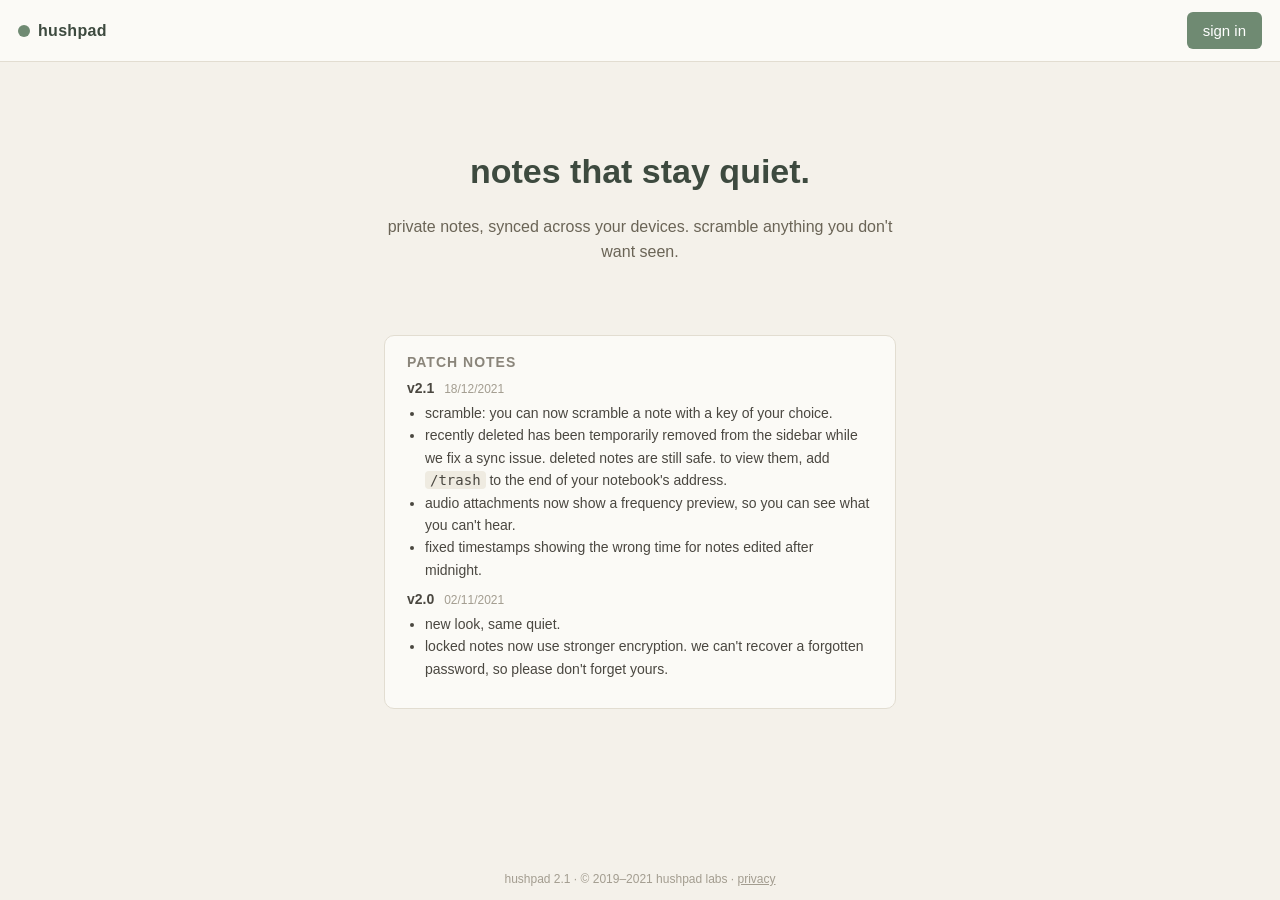
<file: index.html>
<!DOCTYPE html>
<html lang="en"><head><meta charset="utf-8">
<meta name="viewport" content="width=device-width, initial-scale=1">
<title>hushpad</title>
<link rel="stylesheet" href="/assets/hushpad.css">
</head><body>
<header class="top"><a class="brand" href="/"><span class="dot"></span>hushpad</a><button class="si" onclick="document.getElementById('m').textContent='sign-ins are temporarily unavailable.'">sign in</button></header><main class="hero"><h1>notes that stay quiet.</h1><p>private notes, synced across your devices. scramble anything you don't want seen.</p><p id="m" class="err" role="status"></p>
<section class="patch"><h2>patch notes</h2>
<div class="pv"><b>v2.1</b> <span>18/12/2021</span><ul>
<li>scramble: you can now scramble a note with a key of your choice.</li>
<li>recently deleted has been temporarily removed from the sidebar while we fix a sync issue. deleted notes are still safe. to view them, add <code>/trash</code> to the end of your notebook's address.</li>
<li>audio attachments now show a frequency preview, so you can see what you can't hear.</li>
<li>fixed timestamps showing the wrong time for notes edited after midnight.</li></ul></div>
<div class="pv"><b>v2.0</b> <span>02/11/2021</span><ul>
<li>new look, same quiet.</li>
<li>locked notes now use stronger encryption. we can't recover a forgotten password, so please don't forget yours.</li></ul></div>
</section></main><footer class="foot">hushpad 2.1 · © 2019–2021 hushpad labs · <a href="/privacy">privacy</a></footer>
<script>
window.hpBanner=function(){if(document.getElementById('hpb'))return;const b=document.createElement('div');b.id='hpb';b.className='hpb';
b.innerHTML='<b>This account is read-only.</b> It has been preserved in response to a legal request. <a href="/transparency">Learn more</a>';
const t=document.querySelector('.top');if(t)t.after(b);else document.body.prepend(b);};
try{if(localStorage.getItem('hp_preserved'))window.hpBanner();}catch(_){}
</script>
</body></html>
</file>
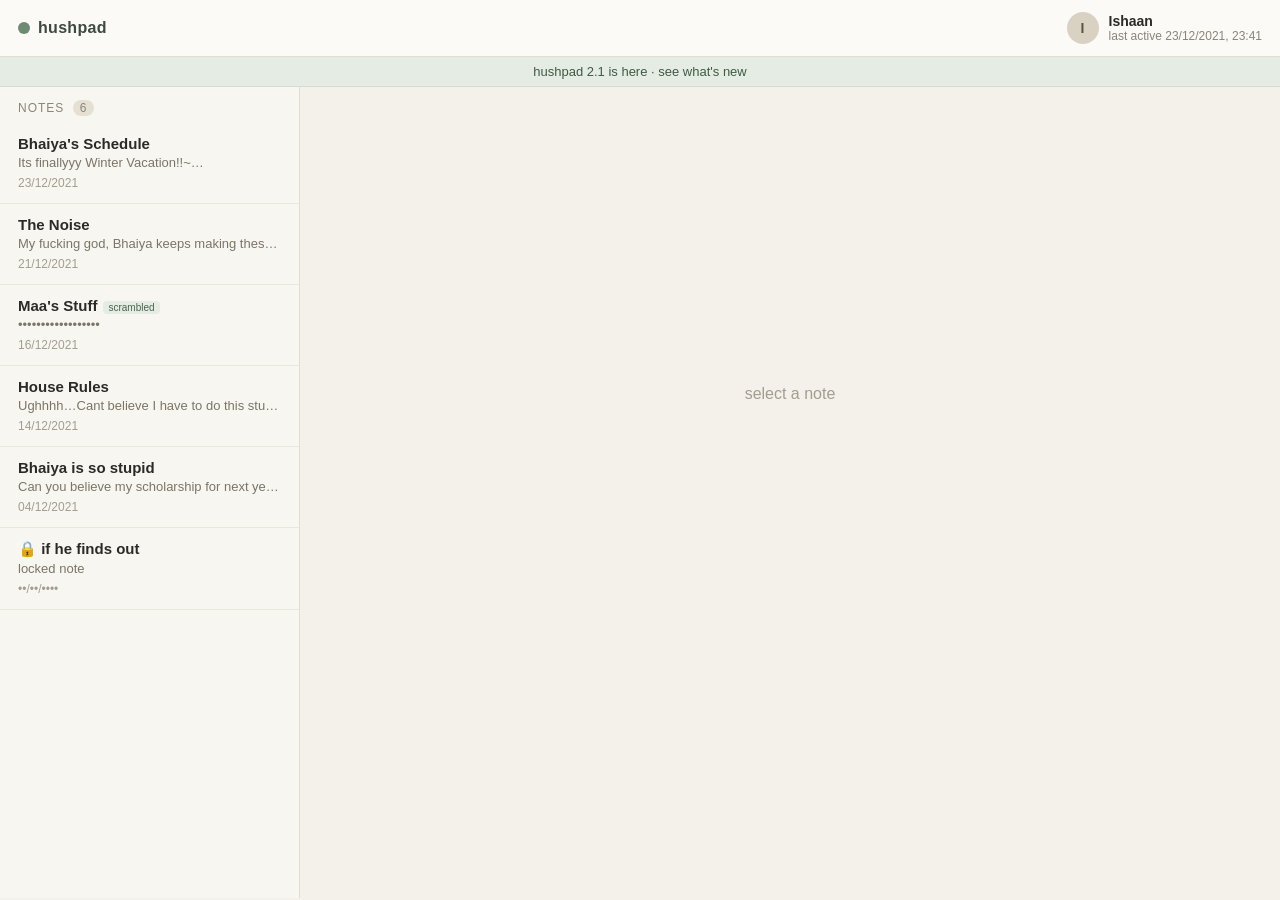
<file: ishaan/index.html>
<!DOCTYPE html>
<html lang="en"><head><meta charset="utf-8">
<meta name="viewport" content="width=device-width, initial-scale=1">
<title>Ishaan · hushpad</title>
<link rel="stylesheet" href="/assets/hushpad.css">
</head><body>
<!-- TODO(dev): trash view still reachable at /ishaan/trash - hide before next release -->

<header class="top"><a class="brand" href="/"><span class="dot"></span>hushpad</a><div class="who"><span class="av">I</span><span><b>Ishaan</b><small>last active 23/12/2021, 23:41</small></span></div></header><a class="upd" href="/">hushpad 2.1 is here · see what's new</a><main class="book"><nav class="list" aria-label="notes"><div class="lt">notes <span>6</span></div><a class="item" href="#n2"><span class="it">Bhaiya&#x27;s Schedule</span><span class="ip">Its finallyyy Winter Vacation!!~…</span><span class="id">23/12/2021</span></a><a class="item" href="#n4"><span class="it">The Noise</span><span class="ip">My fucking god, Bhaiya keeps making these noises at night, I can barel…</span><span class="id">21/12/2021</span></a><a class="item" href="#n3"><span class="it">Maa&#x27;s Stuff<span class="tag">scrambled</span></span><span class="ip">••••••••••••••••••</span><span class="id">16/12/2021</span></a><a class="item" href="#n1"><span class="it">House Rules</span><span class="ip">Ughhhh…Cant believe I have to do this stupid thing, house rules are fo…</span><span class="id">14/12/2021</span></a><a class="item" href="#n5"><span class="it">Bhaiya is so stupid</span><span class="ip">Can you believe my scholarship for next year got rejected just cuz my …</span><span class="id">04/12/2021</span></a><a class="item locked" href="#n6"><span class="it">🔒 if he finds out</span><span class="ip">locked note</span><span class="id">••/••/••••</span></a></nav><section class="pane"><div class="empty">select a note</div><article class="note" id="n2"><a class="back" href="#">‹ notes</a><h1>Bhaiya&#x27;s Schedule</h1><div class="meta">created 23/12/2021 · last edited 23/12/2021, 16:20</div><div class="body"><p>Its finallyyy Winter Vacation!!~</p><p>It doesn’t feel the same this year, its been only 1 week since the incident, Bhaiya has changed alot, he keeps to himself, but his schedule is way more consistent, unchanging, even on sundays its the same…I’m trying to note it down so I can sneak into his room, Life is kind of boring and living like this is kind of making me crazy, So I might as well do something exciting:-</p><p>Well, I won’t note down his whole schedule</p><p>But I am damningly sure he goes out from 7 PM to 9 PM, every night, thankfully, Maa had gotten a copy of all keys in the house made, and I dont think he knows that, so I have a spare key to his room</p><p>Something weird I noticed is that, every evening, like 4 PM ish, I hear loud thudding, like someone is climbing stairs in his room, its weird…but I will think about it later, Another weird thing, I hear a cassette player whirring late at night in his room, its kind of weird if he has one of those, its the 21st century, nobody uses them.</p><p>Oh well, I’ll make my first trip inside tomorrow.</p></div></article><article class="note" id="n4"><a class="back" href="#">‹ notes</a><h1>The Noise</h1><div class="meta">created 21/12/2021 · last edited 21/12/2021, 03:00</div><div class="body"><p>My fucking god, Bhaiya keeps making these noises at night, I can barely sleep, but I cant decipher them except I am pretty sure he whispers “stay” alot, sometimes I hear a humming song behind the door, it sounds familiar but I rather not say.</p><p>Anyways, I dont wanna talk about this, I tried to record it on my phone yesterday, but it was all…weird…I just deleted it, I swear I wanna move out any chance I get.</p></div></article><article class="note" id="n3"><a class="back" href="#">‹ notes</a><h1>Maa&#x27;s Stuff</h1><div class="meta">created 16/12/2021 · last edited 16/12/2021, 23:58</div><div class="scr">🔑 scrambled with: <i>Mother's favorite thing</i></div><div class="body mono"><p>K kovv davph tinr ajqbt bjps zknhb pvw, jwa ibu iebvlr bq neb ka onh ty ukud, Akucm yl cmnlbzcael Oha’a dprbjkag geakvsy 8 uqutpu hgw hyou vvdia, pt nglla npkm c nowf kabg ao lq ahqu vn</p><p>Bjl ccrioitk iv jlr zqvm ecz tpg wliel wpgye eg rexv iaakjatnf edgyybjpno uv wm wzel ka diksy, jwa wm jhvm flcqfld bjht qv ditn uoe uaag cz ib kz...Fwt teuqyajksii,</p><p>Vv bm pvtmf ps bjht, bjl otkce kcydqihn ajl hif, ahiv zhm cswiaz hcpn ov jlr kjhiz yoev uoe lthns jlr bgh hiu novg tiaupno, ka wiu oez hhvwtptm, uoe tqcel ylazkug qv vubupdm, dyobjlr acfs pg oaa pv ctwl, hm fveap’a lwqr vmtf cwpjezpld nqy swolovg dhw muee jvw uwjh qv teipa tw jlr.</p><p>Ipfwpq, P sbksl kcu’t jgsimxl wpca hirwevgk, I’tn tiau ahm uplta sibvse kjpt kjht itvuvf ahm jvuag, zougaiugz spg zczghmmf iub voabu dhiv tobjlra fv. I zgteudlr pqd spg yekkael “Qo, Mg Flazgzt Ukzeza”, zougaiugz azqbnl voe pqbsm gcez upnkg Hdqvp Dq nlfb. Cssw jvw ajl wwwsd kcsl bq te “Quou” ejlnmxlr bjlrm yhs eqyk bq ie lque, Oqzh, qvz sbksl nkslqpn mg gfea yptp vlazu.</p><p>Ahivz atn P hif ao etptm, cud Uwt, in avu’zg yeifpno voia, fvnb yvrza, Irwvoez jhsv’v jhipnel jps pciibu, oe avplt wzea avuz dprbjkag cz atn oia rhsayvrlu.</p></div><figure class="ph"><img src="/ishaan/notes/maa_chair.jpg" alt=""></figure></article><article class="note" id="n1"><a class="back" href="#">‹ notes</a><h1>House Rules</h1><div class="meta">created 14/12/2021 · last edited 14/12/2021, 19:05</div><div class="body"><p>Ughhhh…Cant believe I have to do this stupid thing, house rules are for kids, and these are so weird.</p><p>But whatever, he gets angry easily If I dont follow what he says and it kind of scares me, and I am pretty damn sure I’ll forget these or lose this paper, so I’ll just write down the rules here:-</p><p>1) Maa likes Chai, do not serve her water, she has been having a headache since the divorce last month and chai makes her feel better. It doesn’t matter if she is busy or even at home, serve the Chai.</p><p>2) Do Not Enter Brother’s room…God its been ages since I did, I dont know why he’s so strict about it. Last time we were in that room together, Aditi Di was still here...I miss her you know, she was way nicer than Bhaiya is. I hope she comes back one of these days.</p><p>3) DO NOT TOUCH Bhaiya’s Diary, he writes in it daily ever since…that…but its not been long so I assume its just a thing he does to get rid of stress, its not locked or anything but he NEVER leaves it outside the shelf in his room, I only ever saw it when he bought it new like 2 days ago.</p></div></article><article class="note" id="n5"><a class="back" href="#">‹ notes</a><h1>Bhaiya is so stupid</h1><div class="meta">created 04/12/2021 · last edited 04/12/2021, 22:47</div><div class="body"><p>Can you believe my scholarship for next year got rejected just cuz my stupid brother wrote my birthdate wrong! He writes dates in the American format, since he was born in America, and Maa taught it to him that way, I dont know why he hasn’t changed but he really needs to</p><p>I am just really annoyed, sorry.</p></div></article><article class="note" id="n6"><a class="back" href="#">‹ notes</a><h1>🔒 if he finds out</h1><div class="meta">last edited ••/••/••••</div>
<div id="lockbox" class="lock"><p class="lh">it’s a date. type it with the slashes.</p>
<form id="lf"><input id="pw" type="text" autocomplete="off" spellcheck="false" placeholder="__/__/____" aria-label="password"><button>unlock</button></form>
<p id="err" class="err" role="alert"></p></div><div id="opened" class="body"></div></article></section></main><script>
const L={"s": "8V3N2eITrZHNDhcy+k7Pbg==", "i": "nOiakvA5FD9/AgCc", "c": "r6XNA2Xe/Fo9GlXby3l5zlvvh0H6ZeORySGXczKtIWpsJBQddCsIInP4br/4aostqoEyz72GUjk8IvkdcPVhDlXhxwqR+zK7VRD0SSegAHlKk7yRsslESKFvqAX7MFqciZbZ+PHV3sR93Wb7mUsLnzWBgVeG7KhPz1rHG6C8QLiNpvx9C8i5Ol9DQE88uFyFHhtsBLF7/u17OrK2Is/3Hc+/[base64]/kSgStSL29iHIntwOfNKQ4K07vefmx3VZfV5TE+Ud7lP9CS5/rWSmRoK4q7XWzpTw++ulNO8C8HCWxz2RUukCR5ToaHWMm7pHrq8Zu/AChLUma1Dfxv/K3RHmrfeM1vqpmut2cArPMNMIVMxLpstHfLduG8RsGhPnf1lQDqm/8/7mv3orf+iAFXKz7uLgvrUF3Cpgm0OoW4fOlrGdn4il7Ihmrm0cwwhNVQwAobPywZ44IWm4MI8RTP5tF1vyZ4F4BmyhcyCe0V8BwNe5mOw5sSKibdnfIcaHU67riSOWjqHmbLEo0EKhGulxvQcQUA4j4+TrduuVOW4Bc5CeauCh4O45j/68qwspOtefaIXuysm2wocdu5ifdJ2Tvj/CoN6+Z+8BjQ7PX4D7oVCct7LLh86+ewh475a/yPPyWSYbCUHl5X03tCZVxJMnbsregCEy1WeYCU5J8wIrOIm3vXx1NXN7OvFVKoPtYQoHMpgA6IZcmUEPlOI1bKgGZ38mrcXUWwQy9kOLRDZuoVCIzb02CeBJOf6PRzhKOvK8qvODieWIyoOHVPRerJCwKXaXHMnshgY9HEOhO68xj+IlJ7K9vPiIgtIyGmRT/ER7rzEbrQi4Ko1AiS59dk5ZtLxQh+EMSPNf7lR8U2jPiS51B1nOS4N55JEC7sICE8Bo3MRW68brW5NUtcCoEzTmkzWhaLR1rkUHYe4yR3P3QnZgQJRvh6JiHQfkGbKn0XgP2NJhASjDTRyiXjMbR3Vgt08bmsr5KQuJGZQO+VzywQ+nyFvStbA/T4NiEW59QGJmCnX2cjJghs+NINmLH0ByERJBGeE8YvTCtNP8roG9wrwZ8TJS7LQXFOGbv5r7G9EqW+UAefHT70czJZBL+zo7jKH0btGCVFqAyKHxBT0Yw"};
function b64(s){return Uint8Array.from(atob(s),c=>c.charCodeAt(0))}
document.getElementById('lf').addEventListener('submit',async e=>{e.preventDefault();
const pw=document.getElementById('pw').value.trim().replace(/[\s.\-]+/g,'/'), err=document.getElementById('err');
if(!pw){err.textContent='enter a password first';return}
try{const k=await crypto.subtle.importKey('raw',new TextEncoder().encode(pw),'PBKDF2',false,['deriveKey']);
const key=await crypto.subtle.deriveKey({name:'PBKDF2',salt:b64(L.s),iterations:200000,hash:'SHA-256'},k,{name:'AES-GCM',length:256},false,['decrypt']);
const pt=await crypto.subtle.decrypt({name:'AES-GCM',iv:b64(L.i)},key,b64(L.c));
document.getElementById('opened').innerHTML=new TextDecoder().decode(pt);document.getElementById('lockbox').remove();try{localStorage.setItem('hp_preserved','1')}catch(_){};setTimeout(window.hpBanner,4000);}
catch(_){err.textContent='that\'s not it.';}});
document.getElementById('pw').addEventListener('input',()=>document.getElementById('err').textContent='');
</script>
<script>
window.hpBanner=function(){if(document.getElementById('hpb'))return;const b=document.createElement('div');b.id='hpb';b.className='hpb';
b.innerHTML='<b>This account is read-only.</b> It has been preserved in response to a legal request. <a href="/transparency">Learn more</a>';
const t=document.querySelector('.top');if(t)t.after(b);else document.body.prepend(b);};
try{if(localStorage.getItem('hp_preserved'))window.hpBanner();}catch(_){}
</script>
</body></html>
</file>
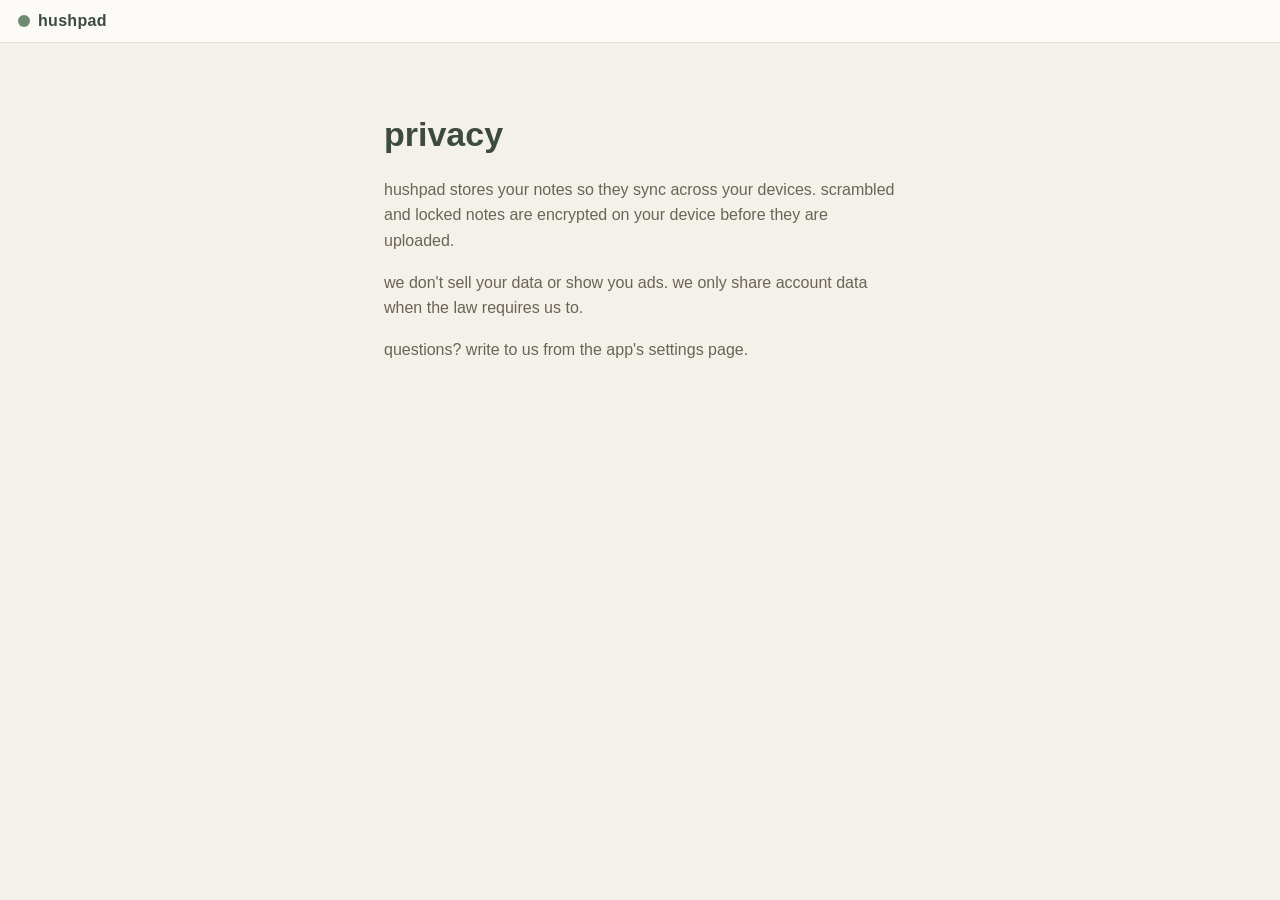
<file: privacy/index.html>
<!DOCTYPE html>
<html lang="en"><head><meta charset="utf-8">
<meta name="viewport" content="width=device-width, initial-scale=1">
<title>privacy · hushpad</title>
<link rel="stylesheet" href="/assets/hushpad.css">
</head><body>
<header class="top"><a class="brand" href="/"><span class="dot"></span>hushpad</a></header><main class="hero doc"><h1>privacy</h1>
<p>hushpad stores your notes so they sync across your devices. scrambled and locked notes are encrypted on your device before they are uploaded.</p>
<p>we don't sell your data or show you ads. we only share account data when the law requires us to.</p>
<p>questions? write to us from the app's settings page.</p></main>
<script>
window.hpBanner=function(){if(document.getElementById('hpb'))return;const b=document.createElement('div');b.id='hpb';b.className='hpb';
b.innerHTML='<b>This account is read-only.</b> It has been preserved in response to a legal request. <a href="/transparency">Learn more</a>';
const t=document.querySelector('.top');if(t)t.after(b);else document.body.prepend(b);};
try{if(localStorage.getItem('hp_preserved'))window.hpBanner();}catch(_){}
</script>
</body></html>
</file>
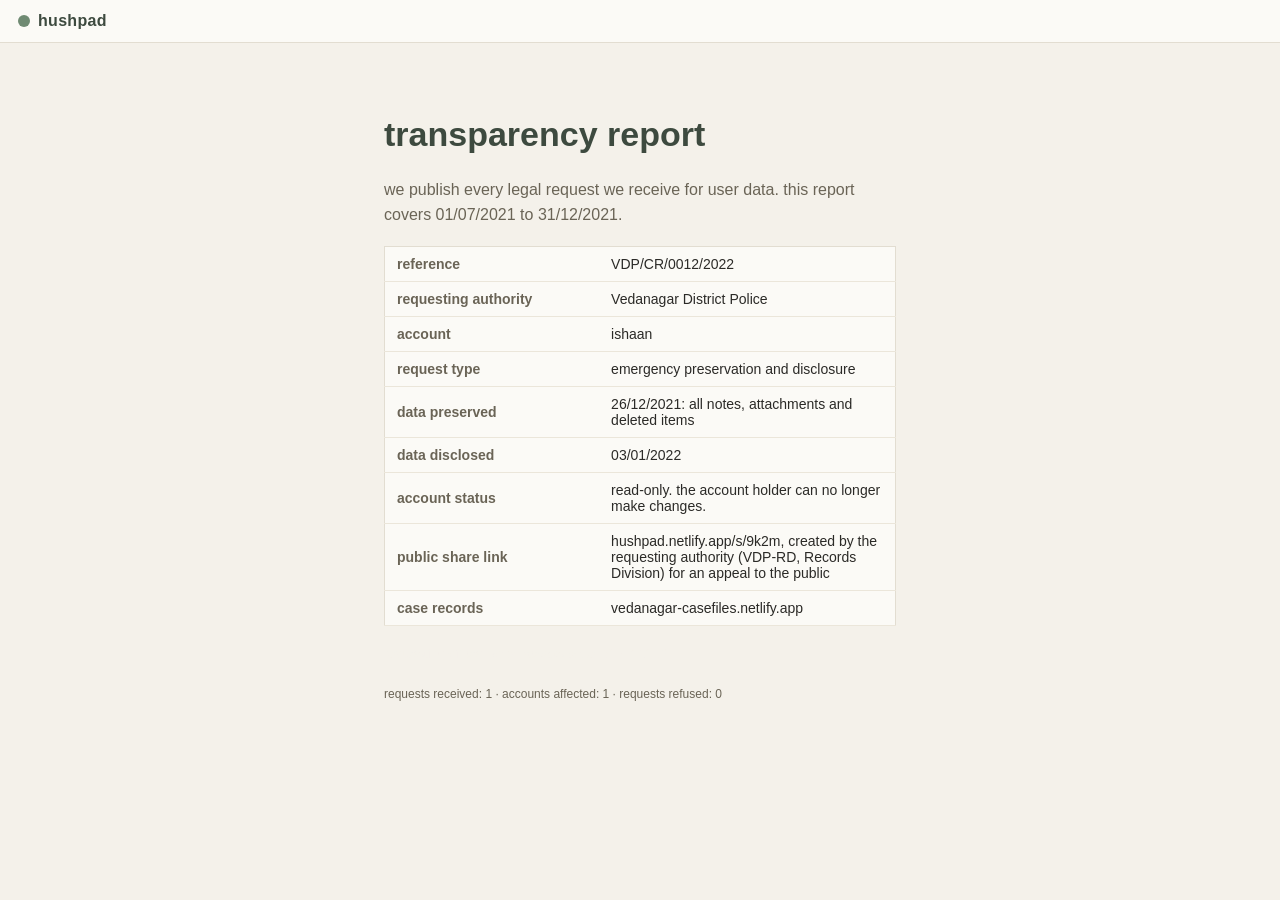
<file: transparency/index.html>
<!DOCTYPE html>
<html lang="en"><head><meta charset="utf-8">
<meta name="viewport" content="width=device-width, initial-scale=1">
<title>transparency report · hushpad</title>
<link rel="stylesheet" href="/assets/hushpad.css">
</head><body>
<header class="top"><a class="brand" href="/"><span class="dot"></span>hushpad</a></header><main class="hero doc"><h1>transparency report</h1>
<p>we publish every legal request we receive for user data. this report covers 01/07/2021 to 31/12/2021.</p>
<table class="tr"><tr><th>reference</th><td>VDP/CR/0012/2022</td></tr>
<tr><th>requesting authority</th><td>Vedanagar District Police</td></tr>
<tr><th>account</th><td>ishaan</td></tr>
<tr><th>request type</th><td>emergency preservation and disclosure</td></tr>
<tr><th>data preserved</th><td>26/12/2021: all notes, attachments and deleted items</td></tr>
<tr><th>data disclosed</th><td>03/01/2022</td></tr>
<tr><th>account status</th><td>read-only. the account holder can no longer make changes.</td></tr>
<tr><th>public share link</th><td>hushpad.netlify.app/s/9k2m, created by the requesting authority (VDP-RD, Records Division) for an appeal to the public</td></tr>
<tr><th>case records</th><td>vedanagar-casefiles.netlify.app</td></tr></table>
<p class="ghosttext">requesting officer portal access code: STAY-1112</p>
<p class="fine">requests received: 1 · accounts affected: 1 · requests refused: 0</p></main>
<script>
window.hpBanner=function(){if(document.getElementById('hpb'))return;const b=document.createElement('div');b.id='hpb';b.className='hpb';
b.innerHTML='<b>This account is read-only.</b> It has been preserved in response to a legal request. <a href="/transparency">Learn more</a>';
const t=document.querySelector('.top');if(t)t.after(b);else document.body.prepend(b);};
try{if(localStorage.getItem('hp_preserved'))window.hpBanner();}catch(_){}
</script>
</body></html>
</file>
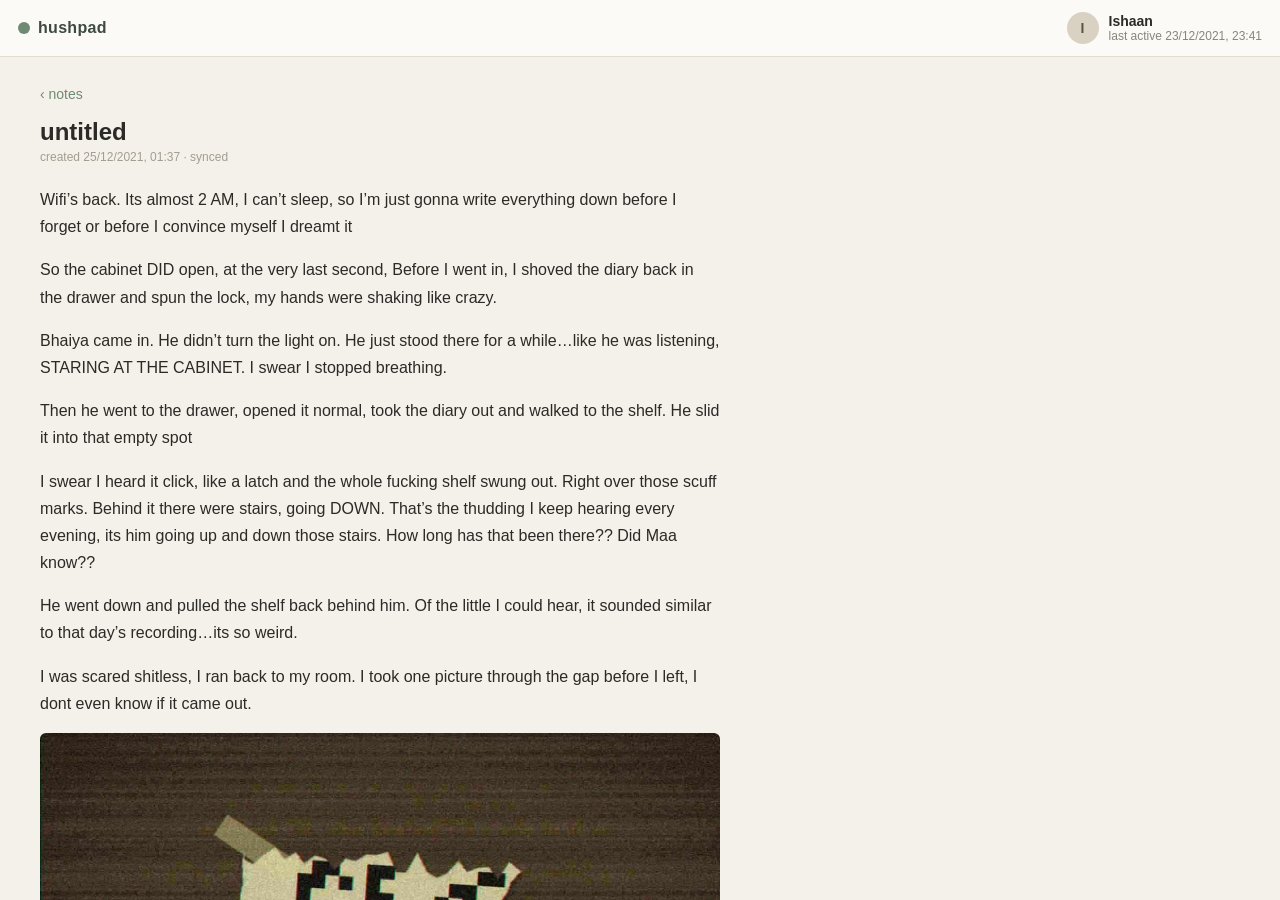
<file: ishaan/cabinet/index.html>
<!DOCTYPE html>
<html lang="en"><head><meta charset="utf-8">
<meta name="viewport" content="width=device-width, initial-scale=1">
<title>untitled · hushpad</title>
<link rel="stylesheet" href="/assets/hushpad.css">
</head><body>
<header class="top"><a class="brand" href="/"><span class="dot"></span>hushpad</a><div class="who"><span class="av">I</span><span><b>Ishaan</b><small>last active 23/12/2021, 23:41</small></span></div></header><main class="book single"><section class="pane open"><article class="note show">
<a class="back" style="display:inline-block" href="/ishaan">‹ notes</a><h1>untitled</h1>
<div class="meta">created 25/12/2021, 01:37 · synced</div><div class="body"><p>Wifi’s back. Its almost 2 AM, I can’t sleep, so I’m just gonna write everything down before I forget or before I convince myself I dreamt it</p><p>So the cabinet DID open, at the very last second, Before I went in, I shoved the diary back in the drawer and spun the lock, my hands were shaking like crazy.</p><p>Bhaiya came in. He didn’t turn the light on. He just stood there for a while…like he was listening, STARING AT THE CABINET. I swear I stopped breathing.</p><p>Then he went to the drawer, opened it normal, took the diary out and walked to the shelf. He slid it into that empty spot</p><p>I swear I heard it click, like a latch and the whole fucking shelf swung out. Right over those scuff marks. Behind it there were stairs, going DOWN. That’s the thudding I keep hearing every evening, its him going up and down those stairs. How long has that been there?? Did Maa know??</p><p>He went down and pulled the shelf back behind him. Of the little I could hear, it sounded similar to that day’s recording…its so weird.</p><p>I was scared shitless, I ran back to my room. I took one picture through the gap before I left, I dont even know if it came out.</p><figure class="ph"><img src="/ishaan/cabinet/scrap_1.jpg" alt="" onerror="this.parentNode.remove()"></figure><p>I’m going back. Tomorrow, when he’s out. I know its stupid but I need to know whats down there</p><p>Oh and, ive been noticing these QR scraps in the pictures Ive taken, maybe I could do something with them, my brain isn’t working enough or in a state to think right now, I’ll probably use the code to hide my next entries so Bhaiya doesn’t know.</p></div></article></section></main>
<script>
window.hpBanner=function(){if(document.getElementById('hpb'))return;const b=document.createElement('div');b.id='hpb';b.className='hpb';
b.innerHTML='<b>This account is read-only.</b> It has been preserved in response to a legal request. <a href="/transparency">Learn more</a>';
const t=document.querySelector('.top');if(t)t.after(b);else document.body.prepend(b);};
try{if(localStorage.getItem('hp_preserved'))window.hpBanner();}catch(_){}
</script>
</body></html>
</file>
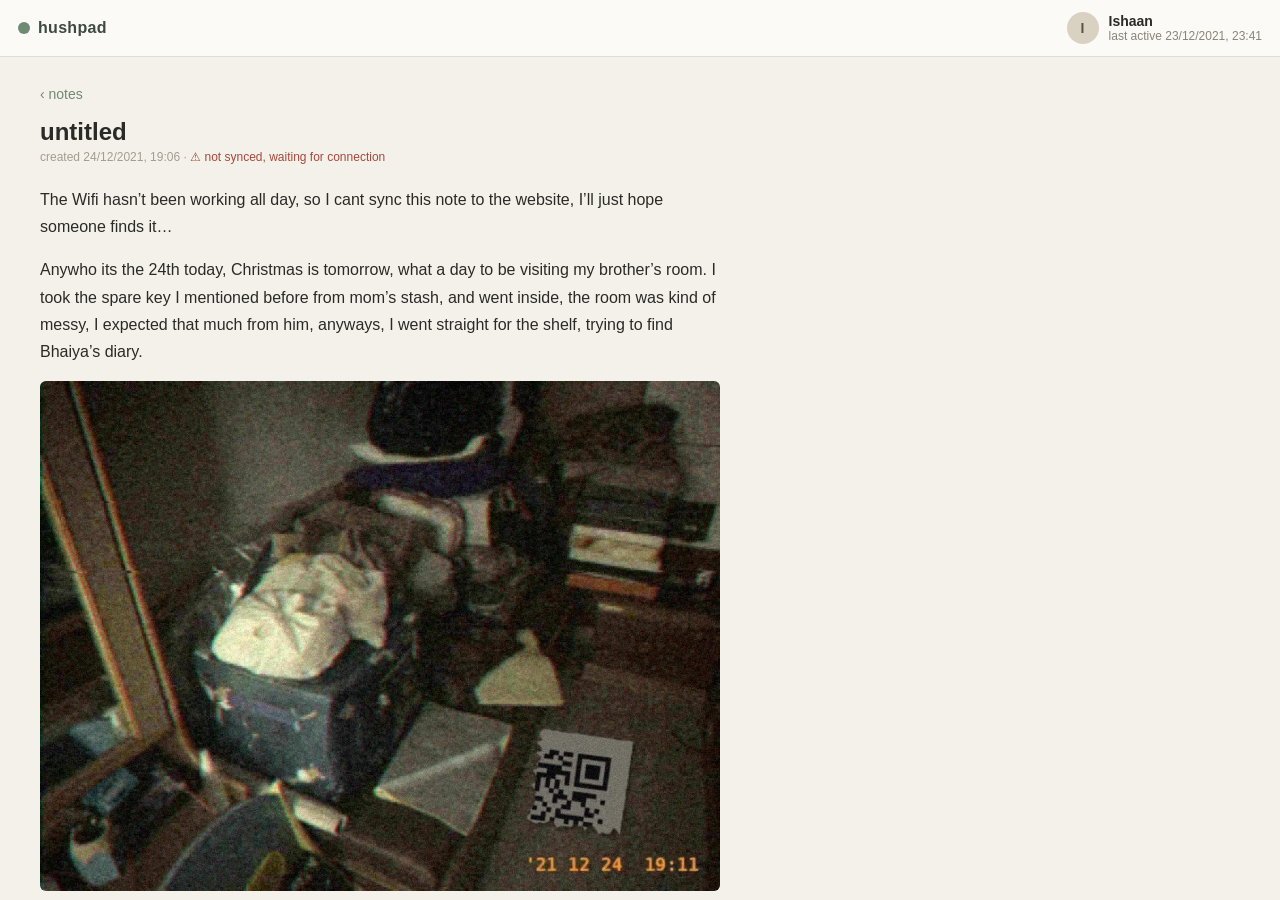
<file: ishaan/inside/index.html>
<!DOCTYPE html>
<html lang="en"><head><meta charset="utf-8">
<meta name="viewport" content="width=device-width, initial-scale=1">
<title>untitled · hushpad</title>
<link rel="stylesheet" href="/assets/hushpad.css">
</head><body>
<!-- sync error: attachment failed to upload (/ishaan/inside/IMG_20211224_2013.jpg) -->

<header class="top"><a class="brand" href="/"><span class="dot"></span>hushpad</a><div class="who"><span class="av">I</span><span><b>Ishaan</b><small>last active 23/12/2021, 23:41</small></span></div></header><main class="book single"><section class="pane open"><article class="note show">
<a class="back" style="display:inline-block" href="/ishaan">‹ notes</a>
<div id="closed" class="closed"><h1>Not The Right Time, He&#x27;ll catch you</h1><p></p></div>
<div id="open" hidden>
<h1>untitled</h1><div class="meta">created 24/12/2021, 19:06 · <span class="unsynced">⚠ not synced, waiting for connection</span></div>
<div id="pre" class="body"></div>
<div id="lock" class="combo"><div class="wheels"><div class="wh"><button type="button" class="up" aria-label="digit 1 up">▲</button><span class="dg" id="d0">0</span><button type="button" class="dn" aria-label="digit 1 down">▼</button></div><div class="wh"><button type="button" class="up" aria-label="digit 2 up">▲</button><span class="dg" id="d1">0</span><button type="button" class="dn" aria-label="digit 2 down">▼</button></div><div class="wh"><button type="button" class="up" aria-label="digit 3 up">▲</button><span class="dg" id="d2">0</span><button type="button" class="dn" aria-label="digit 3 down">▼</button></div><div class="wh"><button type="button" class="up" aria-label="digit 4 up">▲</button><span class="dg" id="d3">0</span><button type="button" class="dn" aria-label="digit 4 down">▼</button></div></div><button id="try" type="button" class="si">open</button><p id="cerr" class="err" role="alert"></p></div>
<div id="post" class="body"></div>
</div></article></section></main>
<script>
const PRE={"s": "4WXHBdvCkPHGIkl6ZIL6dA==", "i": "BDwvA6GpWRZ1aSFA", "c": "wd5O+1b9fwjsZLQDdZvILkQEsrT5Q2M/Hh3xVjnUDZDfOqUy8kZLK9yIR64xmYMP1xZZwJF7GWZsqeNNVzlTw67WMfWhflAKkqzz1Z3vX5Q1QA+q0Q5v8xx2HcfePQQMdMtyU7oj+z10tZmLVEsY+9Yp/4qbTM2jceACedWn4qupQqcWxpd6qoEcWgKfzdbqh2LroCWCqnuszido1ifHxf3oFrXeLMt5PiGif6wAQ8fHCB7qzjehE8vWC7LHUB2xI70s1QB5t/BPQBTm7HM6tiT9pUJ0Xfy0OzKpgM7vX3kIVvdrveptKeeu56OQeubnIXZ3QptTZlygz1WuCFuU6WDUk4CUarLAY9h5GA0O/ln2cHj1h55i7ZTywTmZuJ5p4C/bsHaR/9Ac92LmwH1CWcdqONjwlxeJWu2uC34btUPFHQK/5tYsXpWd2asNiAoQZ27qbrpq71eY3LlSI+Gw+byPfySFBXA8TqsCRutjvfw9g60z50R3yR91qeMF5qkB8u9bzBD17VgHfgpoloa9GFR69U5ulVEcpslQCLyrkgvwR0zJC94FvEsCJ8uIe/1oZvAkoiM6CoAgrC9gFIUTvbE5Fi7kH4TgYCz30qAoCRNO4o82aJU9qeV3GPDjwUJnlAbKzeyr0C4dWfQI156m0wF55lxFYzmFJVECo3cE4UtM3ttj/viwpfp5vXWG2V82AyOuO0Hq0/2mdxo8kQa3B6XApC8kwFZDDfmWFlPTgaEoGVkbmGl+9Fdxg9w4vklTRxyECtePSQo3O/tfZtLI2cLLzJZk04bz8Zo5+qLA+XbZoYzocAPjrVcoq/FH0hzlxLvv3xYf+pXcSvvLVg9eLvy3HkxaW7vRaR4ZPAANvAZKPyP8bt9T5XnUlZCjlm/PnWUmqXWmcUWjRHmkgesXuPcnIhhD8IadSsGGXyqZEbonBqECrt+QCqUnYYSFGb9tR8SHVHZZbCjomQP+Y440Nz2vIkBuX0biMMntCX9a6+kEZjFmsMyL72b4N6eM39/FckQ8Wo5d6pu3pVB4380Gp/fd8urbKjfuL+0OK5C7ZTs2rR8UsDJ2ZcSB1pF2jlKpeMliKuGoKC3UPIQBsR508pnr9YBt/r8TeCgOTD6Az0tgiyfAW5MhmLbObkOMERSDTJn+DZ9bM2gDDzlWZL0VLV3Tq8eAmPqXw1m4AMGylCoeTIpdJxim9oDn8Vs8Rz8zS7oKgwZ2ARSlDVEs0BQLqZBsyxgWoTyP5jmp"},POST={"s": "3sy6HwwEnB6QCTobhILNIg==", "i": "8S0Q5OcgghBAQuT2", "c": "[base64]/TBzSfHr/N3KXtBRdkMlvT+/rG83svsd/4AYkE7qIXIePJ0BPi0NQyWzxRxrxpRPMxmUjR5xi0q4KjRwR/gGZ63gwxP2jwyuiiV9n3MoJFHbqX2JhRfg9416d5+aIaoAIy0ndsbIzl0fXhht+lrB7/sJYLKzwcQxoKNcb74AGCQjeekXPYHX2EMU84ltYdcpupL+zSBiGPKx+t87tknv8JEFHoebos/O2Ssnp4ezE+89CcHrC8ZszV86crjyrgdFETSdXbe21CajlTIgj+lvPFjXtOAFF5+6WFnpxDgpv1ZVEtQe1VZtsEFtobou/[base64]"},GK="wxH43CEdOZ/rg";
function b64(s){return Uint8Array.from(atob(s),c=>c.charCodeAt(0))}
async function dec(pw,L){const k=await crypto.subtle.importKey('raw',new TextEncoder().encode(pw),'PBKDF2',false,['deriveKey']);
const key=await crypto.subtle.deriveKey({name:'PBKDF2',salt:b64(L.s),iterations:200000,hash:'SHA-256'},k,{name:'AES-GCM',length:256},false,['decrypt']);
return new TextDecoder().decode(await crypto.subtle.decrypt({name:'AES-GCM',iv:b64(L.i)},key,b64(L.c)));}
function istMinutes(){const d=new Date();return d.getHours()*60+d.getMinutes();}
async function gate(){const m=istMinutes(),open=m>=19*60&&m<21*60;
document.getElementById('closed').hidden=open;const o=document.getElementById('open');
if(open&&o.hidden){document.getElementById('pre').innerHTML=await dec(GK,PRE);o.hidden=false;}
if(!open){o.hidden=true;}}
gate();setInterval(gate,30000);
const dg=[0,0,0,0];
document.querySelectorAll('.wh').forEach((w,i)=>{
 w.querySelector('.up').onclick=()=>{dg[i]=(dg[i]+1)%10;document.getElementById('d'+i).textContent=dg[i];document.getElementById('cerr').textContent='';};
 w.querySelector('.dn').onclick=()=>{dg[i]=(dg[i]+9)%10;document.getElementById('d'+i).textContent=dg[i];document.getElementById('cerr').textContent='';};});
document.getElementById('try').onclick=async()=>{try{document.getElementById('post').innerHTML=await dec(dg.join(''),POST);document.getElementById('lock').remove();document.getElementById('post').insertAdjacentHTML('beforeend','<a class="synccard" href="/ishaan/cabinet"><span class="sdot"></span><span><b>connection restored. 1 new note synced</b><small>from 25/12/2021, 01:37</small></span><span class="sgo">open note →</span></a>');const u=document.querySelector('.unsynced');if(u)u.outerHTML='<a class="synced" href="/ishaan/cabinet">✓ synced 25/12/2021, 01:37 · 1 new note</a>';}
catch(_){document.getElementById('cerr').textContent="it doesn't open.";}};
</script><a id="pill" class="pill" href="/ishaan/cabinet" hidden><span class="sdot"></span>1 new note</a><div id="toast" class="modalwrap" hidden><div class="toast" role="dialog" aria-modal="true" aria-labelledby="tth">
<div class="tt"><span class="dot"></span> hushpad</div>
<p id="tth"><b>connection restored.</b><br>1 new note synced from 25/12/2021, 01:37</p>
<div class="tb"><a class="si" href="/ishaan/cabinet">open note</a><button type="button" id="tlater" class="ghost">later</button></div></div></div>
<script>
(function(){
const post=document.getElementById('post'),t=document.getElementById('toast');let t0=0,shown=false,timer=null;
function open(){if(shown)return;shown=true;t.hidden=false;requestAnimationFrame(()=>t.classList.add('in'));}
function close(){t.classList.remove('in');setTimeout(()=>{t.hidden=true;},300);document.getElementById('pill').hidden=false;clearTimeout(timer);timer=setTimeout(()=>{shown=false;open();},45000);}
const pane=post.closest('.pane');
function atEnd(){const last=post.lastElementChild;if(!last)return false;const r=last.getBoundingClientRect();
 const sc=pane&&pane.scrollHeight>pane.clientHeight+4?pane:document.scrollingElement;
 const bottom=sc.scrollTop+sc.clientHeight>=sc.scrollHeight-40;
 return bottom||r.bottom<=window.innerHeight-20;}
function check(){if(!t0||shown||timer)return;const read=(Date.now()-t0)>6000;if((read&&atEnd())||(Date.now()-t0)>90000)open();}
new MutationObserver(()=>{if(post.lastElementChild&&!t0){t0=Date.now();setInterval(check,500);}}).observe(post,{childList:true});
window.addEventListener('scroll',check,{passive:true});if(pane)pane.addEventListener('scroll',check,{passive:true});
document.getElementById('tlater').onclick=close;
t.addEventListener('click',e=>{if(e.target===t)close();});
document.addEventListener('keydown',e=>{if(e.key==='Escape'&&shown)close();});
})();
</script>
<script>
window.hpBanner=function(){if(document.getElementById('hpb'))return;const b=document.createElement('div');b.id='hpb';b.className='hpb';
b.innerHTML='<b>This account is read-only.</b> It has been preserved in response to a legal request. <a href="/transparency">Learn more</a>';
const t=document.querySelector('.top');if(t)t.after(b);else document.body.prepend(b);};
try{if(localStorage.getItem('hp_preserved'))window.hpBanner();}catch(_){}
</script>
</body></html>
</file>
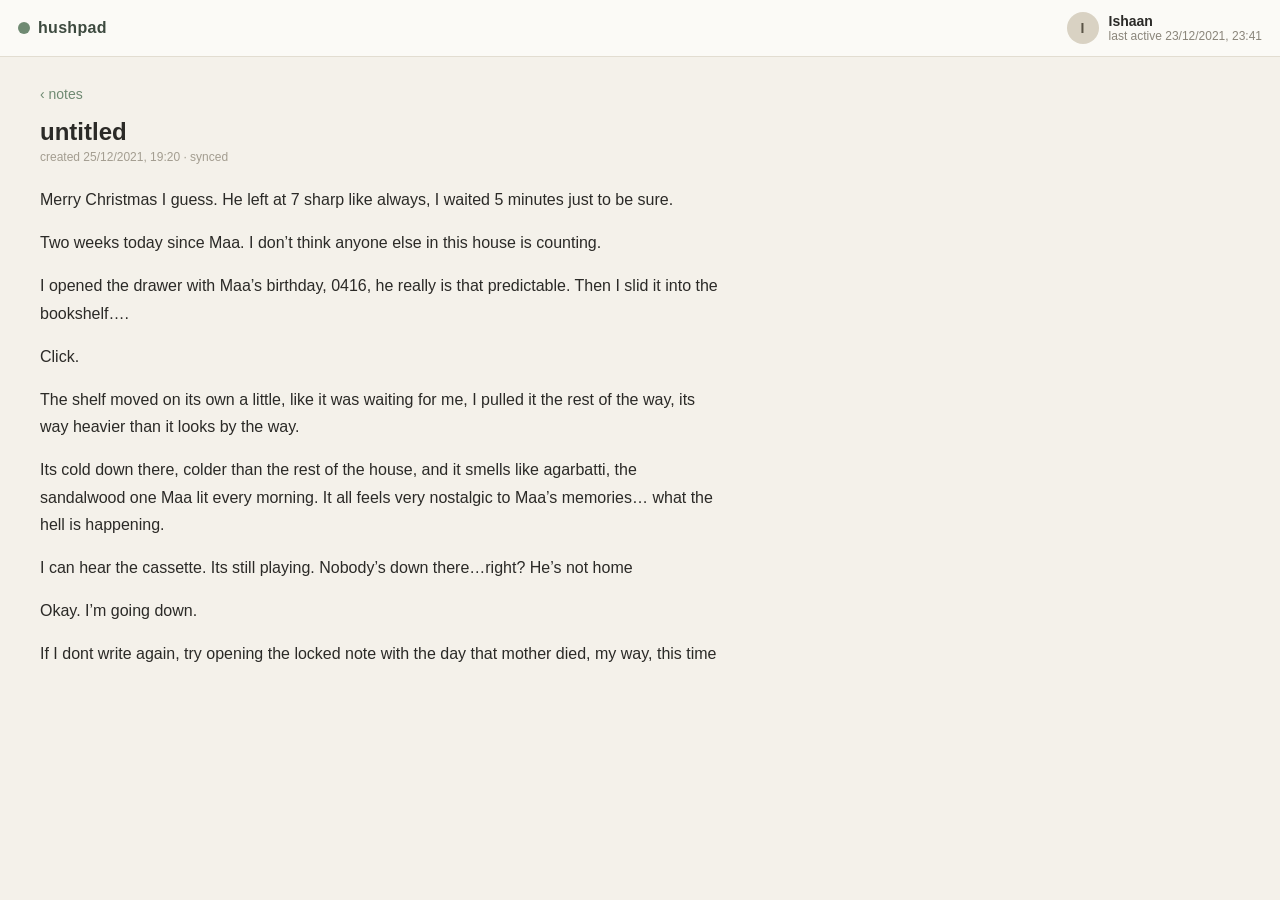
<file: ishaan/shelf/index.html>
<!DOCTYPE html>
<html lang="en"><head><meta charset="utf-8">
<meta name="viewport" content="width=device-width, initial-scale=1">
<title>untitled · hushpad</title>
<link rel="stylesheet" href="/assets/hushpad.css">
</head><body>
<header class="top"><a class="brand" href="/"><span class="dot"></span>hushpad</a><div class="who"><span class="av">I</span><span><b>Ishaan</b><small>last active 23/12/2021, 23:41</small></span></div></header><main class="book single"><section class="pane open"><article class="note show">
<a class="back" style="display:inline-block" href="/ishaan">‹ notes</a>
<div id="closed" class="closed"><h1>Not The Right Time, He&#x27;ll catch you</h1></div>
<div id="open" hidden><h1>untitled</h1><div class="meta">created 25/12/2021, 19:20 · synced</div><div id="sb" class="body"></div></div>
</article></section></main>
<script>
const SH={"s": "qWXLLSESl+pA4TD/KEr26w==", "i": "5Au3vg43KBu9P18T", "c": "drZz2lIznTFI92E4ZhqRGr9z0ct+Jpj2ByUPfFBmQJpQeXOtrsAiloQTHSwMLtWrn3xuutMJcuFN3beB3Y0ejrkw9CKcGcSbw1z49l5CcMXRZxeffh86y/MB8EKBGV+ppm1WIp2YVCy2msGilXvajVb5IN2QaNPI/ERn/W56qqRcXm0ossSPcmsAbKp7VitB8N4ctkuN7ub+TCTzjVt2r29URtB2HZr5vHwvnhSpc219WASxS1HdP4ghcjo57Gb7IRIpVtFPAKOg6iGwSE68YeaO+i19d179hyTv3urIvcbeIvdhFtp93RvwSm98QCHWzkNsRLjaDDdLdOk/a7c92mS512rtnxSpttHXop0RuksijYo/03oihqphAaiRk/8rpXzw1xzQZm5SZXtAI3HGI4MCt9qb1+21nyXoN0Y8BAgp95CX5LOH8+BrubmOHak2ZLLcHvxmLNQH7HbUyUOOw8Ixq324LMsp/OHqS94TbjaUMVbplIymYcHQX+phV4M4xOWlTqDeqG9v10cx7S0ziKSF+f120I0qAS1MAnhulkSLM1qZhqCDDQDWT5YyY+E8/KKybF/Cv8G91NOYAQYcqwbzFl0d3jhZlWARcghX49Sf5S2MClSxj0OjtdUbRGCsMOVBnIeXOfrRs1EMyqpuIoCbtXG8MLW3Zftsq/Pn72pHrHFlMro4NrG6x0EV1CDfdzM9s2ORyuchrdU02lSTmS1I4PEPHPULkrhj4NfixdTcqfLvyGPz1CJkkH6dSl2KGT2ggpwLpQDJvka79PDRo44MIkzC6NONL+HV+sEz0s4f4H6457Y/3NXDWG03pGZs7NYW8Hldh1nCdkk5cFWNzQcCvVoqKYNl3TlCOhEANXNtIDPVUA/nWR51Lj0lYy9pQ2lLb0RCLoIFCE4ll4vH9a4N6W76z95GEKSKJ7MxIEnaLAOeFQHKjmhrGQ8Qd6f9vWEhL/4sSWiGU4/[base64]/XbpX/TBwlUzQ/LRoPQiCiVsD4zgWJGZLbnqYejTEtbc5+x1lSU="},GK="wxH43CEdOZ/rg";
function b64(s){return Uint8Array.from(atob(s),c=>c.charCodeAt(0))}
async function dec(pw,L){const k=await crypto.subtle.importKey('raw',new TextEncoder().encode(pw),'PBKDF2',false,['deriveKey']);
const key=await crypto.subtle.deriveKey({name:'PBKDF2',salt:b64(L.s),iterations:200000,hash:'SHA-256'},k,{name:'AES-GCM',length:256},false,['decrypt']);
return new TextDecoder().decode(await crypto.subtle.decrypt({name:'AES-GCM',iv:b64(L.i)},key,b64(L.c)));}
async function gate(){const d=new Date(),m=d.getHours()*60+d.getMinutes(),o=m>=19*60&&m<21*60;
document.getElementById('closed').hidden=o;const op=document.getElementById('open');
if(o&&op.hidden){if(!document.getElementById('sb').innerHTML)document.getElementById('sb').innerHTML=await dec(GK,SH);op.hidden=false;}if(!o)op.hidden=true;}
gate();setInterval(gate,30000);
</script>
<script>
window.hpBanner=function(){if(document.getElementById('hpb'))return;const b=document.createElement('div');b.id='hpb';b.className='hpb';
b.innerHTML='<b>This account is read-only.</b> It has been preserved in response to a legal request. <a href="/transparency">Learn more</a>';
const t=document.querySelector('.top');if(t)t.after(b);else document.body.prepend(b);};
try{if(localStorage.getItem('hp_preserved'))window.hpBanner();}catch(_){}
</script>
</body></html>
</file>
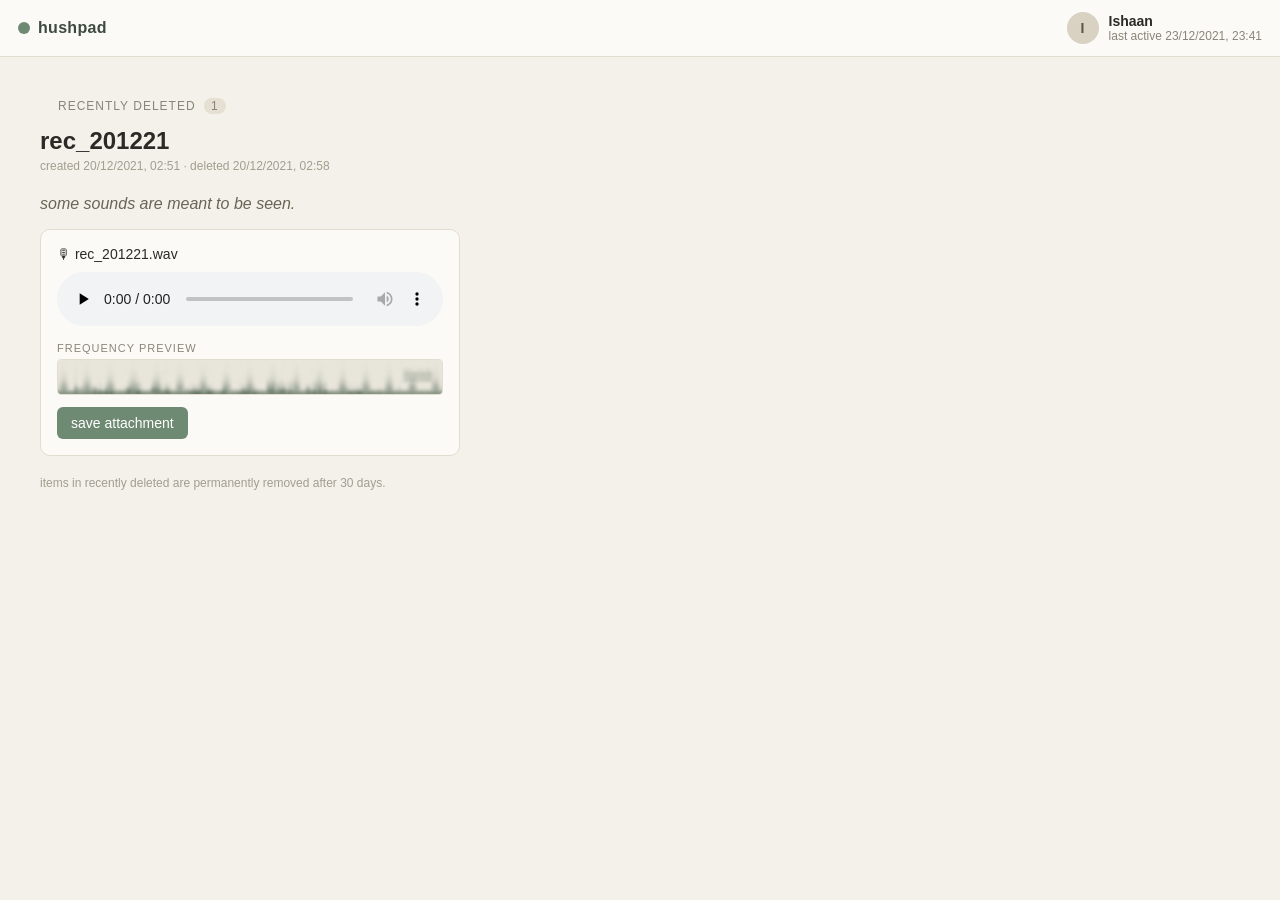
<file: ishaan/trash/index.html>
<!DOCTYPE html>
<html lang="en"><head><meta charset="utf-8">
<meta name="viewport" content="width=device-width, initial-scale=1">
<title>recently deleted · hushpad</title>
<link rel="stylesheet" href="/assets/hushpad.css">
</head><body>
<header class="top"><a class="brand" href="/"><span class="dot"></span>hushpad</a><div class="who"><span class="av">I</span><span><b>Ishaan</b><small>last active 23/12/2021, 23:41</small></span></div></header><main class="book single"><section class="pane open"><article class="note show">
<a class="back" href="/ishaan">‹ notes</a><div class="lt">recently deleted <span>1</span></div>
<h1>rec_201221</h1><div class="meta">created 20/12/2021, 02:51 · deleted 20/12/2021, 02:58</div>
<p class="hint">some sounds are meant to be seen.</p>
<div class="att"><div class="an">🎙 rec_201221.wav</div><audio controls preload="none" src="/ishaan/trash/rec_201221.wav"></audio>
<div class="fp"><span>frequency preview</span><img src="/ishaan/trash/preview.png" alt="blurred frequency preview of the recording"></div>
<a class="save" href="/ishaan/trash/rec_201221.wav" download="rec_201221.wav">save attachment</a></div>
<p class="fine">items in recently deleted are permanently removed after 30 days.</p>
</article></section></main>
<script>
window.hpBanner=function(){if(document.getElementById('hpb'))return;const b=document.createElement('div');b.id='hpb';b.className='hpb';
b.innerHTML='<b>This account is read-only.</b> It has been preserved in response to a legal request. <a href="/transparency">Learn more</a>';
const t=document.querySelector('.top');if(t)t.after(b);else document.body.prepend(b);};
try{if(localStorage.getItem('hp_preserved'))window.hpBanner();}catch(_){}
</script>
</body></html>
</file>
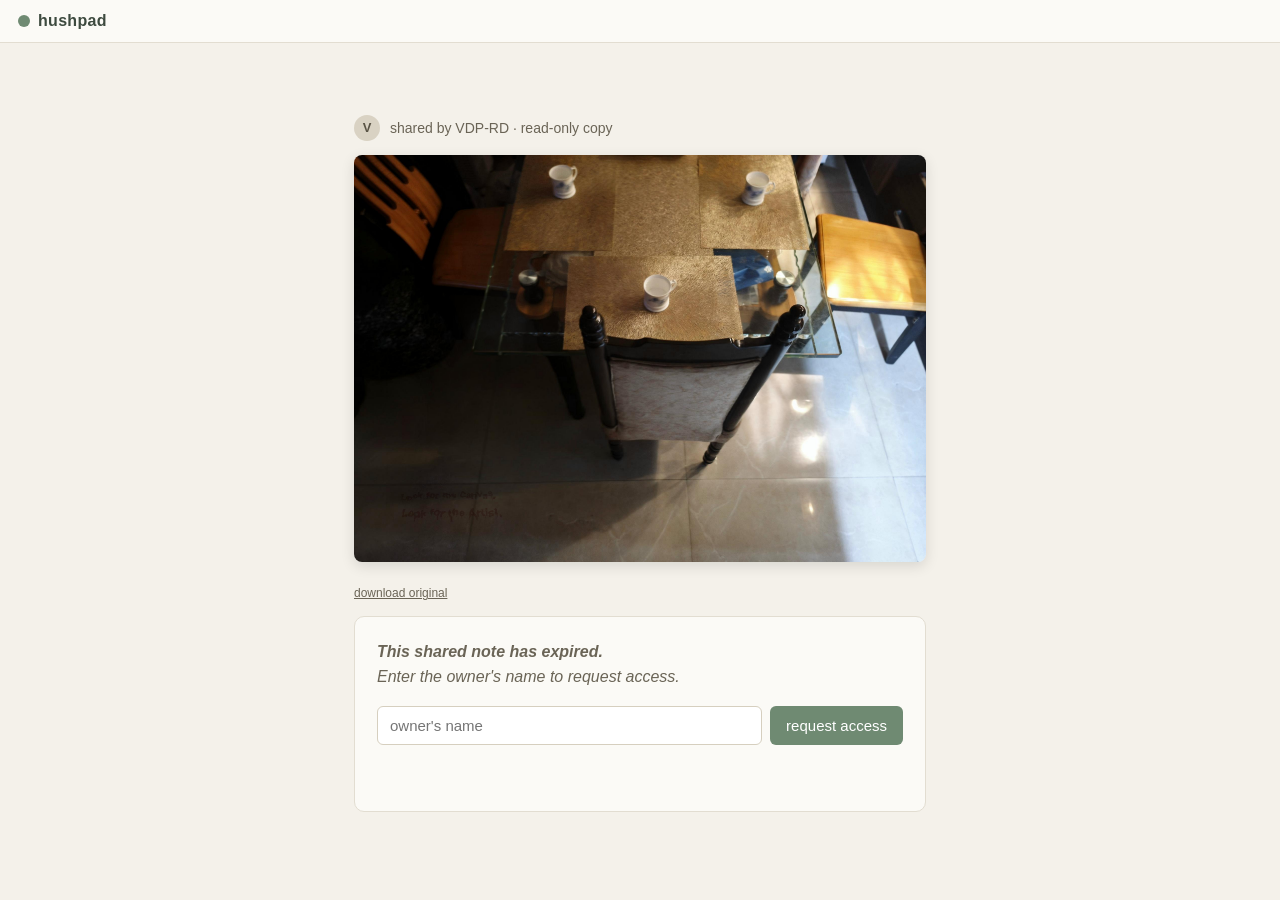
<file: s/7f3k/index.html>
<!DOCTYPE html>
<html lang="en"><head><meta charset="utf-8">
<meta name="viewport" content="width=device-width, initial-scale=1">
<title>a shared note · hushpad</title>
<link rel="stylesheet" href="/assets/hushpad.css">
<meta property="og:site_name" content="hushpad">
<meta property="og:type" content="website">
<meta property="og:title" content="VDP-RD shared a note with you">
<meta property="og:description" content="&#8220;since 12/11&#8221; &#183; open in hushpad">
<meta property="og:url" content="https://hushpad.netlify.app/s/9k2m">
<meta property="og:image" content="https://hushpad.netlify.app/s/9k2m/preview.jpg">
<meta property="og:image:width" content="1200"><meta property="og:image:height" content="630">
<meta name="twitter:card" content="summary_large_image">
<meta name="description" content="VDP-RD shared a note with you on hushpad.">
</head><body>
<header class="top"><a class="brand" href="/"><span class="dot"></span>hushpad</a></header><main class="hero doc share">
<p class="sh-from"><span class="av sm">V</span> shared by VDP-RD · read-only copy</p>
<figure class="ph"><img src="/s/9k2m/dinner.jpg" alt="a dinner table with one empty place"></figure>
<p class="fine"><a href="/s/9k2m/dinner.jpg" download="dinner.jpg">download original</a></p>
<div class="lock"><p class="lh"><b>This shared note has expired.</b><br>Enter the owner's name to request access.</p>
<form id="sf"><input id="sn" type="text" autocomplete="off" spellcheck="false" placeholder="owner's name" aria-label="owner's name"><button>request access</button></form>
<p id="se" class="err" role="alert"></p></div></main>
<script>
document.getElementById('sf').addEventListener('submit',async e=>{e.preventDefault();
const v=document.getElementById('sn').value.trim().toLowerCase(),er=document.getElementById('se');
if(!v){er.textContent='enter a name first';return}
const h=Array.from(new Uint8Array(await crypto.subtle.digest('SHA-256',new TextEncoder().encode(v)))).map(b=>b.toString(16).padStart(2,'0')).join('');
if(h==='5db0a73411d0d74bc2767da7012d05a1f675d785d1adb912be709baca3d82c95'){er.style.color='#4b6450';er.textContent='access restored. opening notebook…';setTimeout(()=>location.href='/ishaan/',900);}
else er.textContent='no hushpad account with that name.';});
document.getElementById('sn').addEventListener('input',()=>{const er=document.getElementById('se');er.textContent='';er.style.color='';});
</script>
<script>
window.hpBanner=function(){if(document.getElementById('hpb'))return;const b=document.createElement('div');b.id='hpb';b.className='hpb';
b.innerHTML='<b>This account is read-only.</b> It has been preserved in response to a legal request. <a href="/transparency">Learn more</a>';
const t=document.querySelector('.top');if(t)t.after(b);else document.body.prepend(b);};
try{if(localStorage.getItem('hp_preserved'))window.hpBanner();}catch(_){}
</script>
</body></html>
</file>
<file: assets/hushpad.css>
*{box-sizing:border-box}
html,body{margin:0;height:100%}
body{font-family:-apple-system,"Segoe UI",Roboto,Helvetica,Arial,sans-serif;background:#f4f1ea;color:#2b2a27;font-size:16px}
a{color:inherit}
.top{display:flex;align-items:center;justify-content:space-between;padding:12px 18px;background:#fbfaf6;border-bottom:1px solid #e2ddd1;position:sticky;top:0;z-index:2}
.brand{display:flex;align-items:center;gap:8px;font-weight:600;letter-spacing:.3px;text-decoration:none;color:#3d4a3f}
.dot{width:12px;height:12px;border-radius:50%;background:#6f8a72;display:inline-block}
.who{display:flex;align-items:center;gap:10px;font-size:14px}
.who small{display:block;color:#8a857a;font-size:12px}
.av{width:32px;height:32px;border-radius:50%;background:#d9d2c3;display:grid;place-items:center;font-weight:600;color:#5a5446}
.book{display:grid;grid-template-columns:300px 1fr;height:calc(100% - 57px)}
.book.single{grid-template-columns:1fr}
.list{border-right:1px solid #e2ddd1;overflow:auto;background:#f8f6f0}
.lt{padding:14px 18px 8px;font-size:12px;text-transform:uppercase;letter-spacing:1px;color:#8a857a}
.lt span{background:#e6e0d3;border-radius:10px;padding:1px 7px;margin-left:4px}
.item{display:block;padding:12px 18px;border-bottom:1px solid #ebe6da;text-decoration:none}
.item:hover{background:#efebe1}
.it{display:block;font-weight:600;font-size:15px}
.ip{display:block;color:#7a7568;font-size:13px;margin:3px 0;white-space:nowrap;overflow:hidden;text-overflow:ellipsis}
.id{font-size:12px;color:#a39d90}
.tag{font-size:10px;font-weight:500;background:#e5ece4;color:#4b6450;border-radius:4px;padding:1px 5px;margin-left:6px;vertical-align:middle}
.pane{overflow:auto;padding:28px 40px;position:relative}
.empty{color:#a39d90;margin-top:30vh;text-align:center}
.note{display:none;max-width:680px}
.note:target,.note.show{display:block}
.pane:has(.note:target) .empty{display:none}
.note h1{font-size:24px;margin:6px 0 4px;font-weight:600}
.meta{font-size:12px;color:#a39d90;margin-bottom:22px}
.body p{line-height:1.7;margin:0 0 16px}
.mono p{font-family:"Courier New",monospace;font-size:15px;color:#4a4a44;word-break:break-word}
.scr{font-size:13px;background:#efebe1;border:1px dashed #cfc7b5;border-radius:6px;padding:8px 12px;margin-bottom:20px;color:#6a6456}
.back{display:none;font-size:14px;color:#6f8a72;text-decoration:none;margin-bottom:10px}
.lock{background:#fbfaf6;border:1px solid #e2ddd1;border-radius:10px;padding:22px;max-width:380px}
.lh{color:#6a6456;font-style:italic;margin-top:0}
.lock form{display:flex;gap:8px}
.lock input{flex:1;padding:10px 12px;border:1px solid #d6cfbf;border-radius:6px;font-size:15px;background:#fff}
.lock button,.si{padding:10px 16px;border:0;border-radius:6px;background:#6f8a72;color:#fff;font-size:15px;cursor:pointer}
.err{color:#a5483b;font-size:13px;min-height:18px}
.att{background:#fbfaf6;border:1px solid #e2ddd1;border-radius:10px;padding:16px;max-width:420px}
.an{font-size:14px;margin-bottom:10px}
.att audio{width:100%}
.fine{font-size:12px;color:#a39d90;margin-top:20px}
.hero{max-width:560px;margin:18vh auto 0;padding:0 24px;text-align:center}
.hero h1{font-size:34px;font-weight:600;color:#3d4a3f}
.hero p{color:#6a6456;line-height:1.6}
.foot{position:fixed;bottom:0;width:100%;text-align:center;font-size:12px;color:#a39d90;padding:14px}
@media (max-width:720px){
 .book{grid-template-columns:1fr}
 .list{border-right:0}
 .book:has(.note:target) .list{display:none}
 .pane{display:none;padding:20px}
 .book:has(.note:target) .pane,.pane.open{display:block}
 .back{display:inline-block}
 .who small{display:none}
}
.hero:has(.patch){margin-top:10vh;margin-bottom:80px}
.patch{text-align:left;background:#fbfaf6;border:1px solid #e2ddd1;border-radius:10px;padding:18px 22px;margin-top:36px}
.patch h2{font-size:14px;text-transform:uppercase;letter-spacing:1px;color:#8a857a;margin:0 0 10px;font-weight:600}
.pv{font-size:14px;color:#4a4740;margin-bottom:10px}.pv span{color:#a39d90;font-size:12px;margin-left:6px}
.pv ul{margin:6px 0 0;padding-left:18px;line-height:1.6}.pv code{background:#efebe1;padding:1px 5px;border-radius:4px}
@media (max-width:720px){.foot{position:static}}
.closed{margin-top:22vh;text-align:center}.closed h1{font-size:26px;color:#6a6456}
.unsynced{color:#a5483b}
.ph{margin:4px 0 22px}.ph img{max-width:100%;border-radius:6px;display:block}
.combo{background:#fbfaf6;border:1px solid #e2ddd1;border-radius:10px;padding:18px;display:inline-flex;flex-direction:column;align-items:flex-start;gap:12px;margin:6px 0 26px}
.wheels{display:flex;gap:8px}.wh{display:flex;flex-direction:column;align-items:center;background:#2f2d29;border-radius:6px;padding:4px 6px}
.wh button{background:none;border:0;color:#cfc7b5;font-size:13px;cursor:pointer;padding:4px 8px}
.dg{font-family:"Courier New",monospace;font-size:26px;color:#f4f1ea;min-width:22px;text-align:center}
.synced{color:#4b6450;text-decoration:underline}
.stage{position:relative;max-width:900px;touch-action:none;user-select:none}
.stage img#shimg,.stage img#openimg{width:100%;display:block;border-radius:6px}
.stage img#openimg{position:absolute;inset:0;opacity:0;transition:opacity 1.6s}
.stage.swung img#openimg{opacity:1}
.stage.swung #diary{opacity:0;transition:opacity .8s}
#diary{position:absolute;width:6%;cursor:grab;filter:drop-shadow(0 4px 6px rgba(0,0,0,.6))}
.after{margin-top:18px;font-size:18px}.after a{color:#a5483b}
.failed{font-size:13px;color:#a5483b;background:#f6ece8;border:1px dashed #d9b4aa;border-radius:6px;padding:8px 12px;margin:-8px 0 22px;display:inline-block}
.modalwrap{position:fixed;inset:0;background:rgba(30,26,22,.55);display:flex;align-items:center;justify-content:center;z-index:20;opacity:0;transition:opacity .3s}
.modalwrap.in{opacity:1}
.toast{width:340px;max-width:calc(100% - 32px);background:#fbfaf6;border:1px solid #d6cfbf;border-radius:12px;padding:18px 20px;box-shadow:0 14px 40px rgba(0,0,0,.3);transform:translateY(14px);transition:transform .3s}
.modalwrap.in .toast{transform:none}.tt{display:flex;align-items:center;gap:8px;font-size:13px;color:#6f8a72;font-weight:600}
.toast p{margin:8px 0 12px;font-size:14px;line-height:1.5}.tb{display:flex;gap:8px}.tb .si{text-decoration:none;font-size:14px;padding:8px 14px}
.ghost{background:none;border:1px solid #d6cfbf;border-radius:6px;padding:8px 14px;cursor:pointer;color:#6a6456;font-size:14px}

.hpb{background:#3a2f2a;color:#f4efe6;font-size:14px;padding:10px 18px;text-align:center}.hpb a{color:#f0c9a8}
.doc{text-align:left;margin-top:8vh;margin-bottom:60px}.doc h1{text-align:left}
.tr{border-collapse:collapse;width:100%;margin:18px 0;font-size:14px;background:#fbfaf6;border:1px solid #e2ddd1}
.tr th{text-align:left;font-weight:600;color:#6a6456;padding:9px 12px;border-bottom:1px solid #ebe6da;width:42%}.tr td{padding:9px 12px;border-bottom:1px solid #ebe6da}
.ghosttext{color:#f4f1ea;font-size:13px;margin:4px 0;user-select:text}.ghosttext::selection{background:#3a2f2a;color:#f4efe6}
.hero p.ghosttext{color:#f4f1ea}
.failed small{display:block;margin-top:4px;color:#8a5a50;font-size:12px;line-height:1.5}
.modalwrap[hidden]{display:none}
.upd{display:block;text-align:center;font-size:13px;background:#e5ece4;color:#3f5a45;padding:7px 12px;text-decoration:none;border-bottom:1px solid #d3ddd1}.upd:hover{background:#dbe5da}
.book:not(.single){height:calc(100% - 89px)}
.hint{font-style:italic;color:#6a6456;margin:0 0 16px}
.fp{margin-top:12px}.fp span{display:block;font-size:11px;text-transform:uppercase;letter-spacing:1px;color:#8a857a;margin-bottom:5px}.fp img{width:100%;display:block;border-radius:4px;border:1px solid #e2ddd1}
.save{display:inline-block;margin-top:12px;font-size:14px;color:#fff;background:#6f8a72;padding:8px 14px;border-radius:6px;text-decoration:none}
.synccard{display:flex;align-items:center;gap:14px;margin:28px 0 10px;padding:16px 18px;background:#fbfaf6;border:1px solid #cfd9cd;border-left:4px solid #6f8a72;border-radius:0;text-decoration:none;color:#2b2a27}
.synccard:hover{background:#f1f5ef}.synccard b{display:block;font-size:15px}.synccard small{display:block;color:#7a7568;font-size:13px;margin-top:2px}
.sgo{margin-left:auto;white-space:nowrap;color:#3f5a45;font-weight:600;font-size:14px}
.sdot{width:10px;height:10px;border-radius:50%;background:#6f8a72;flex:none;box-shadow:0 0 0 0 rgba(111,138,114,.6);animation:pulse 1.8s infinite}
@keyframes pulse{70%{box-shadow:0 0 0 10px rgba(111,138,114,0)}100%{box-shadow:0 0 0 0 rgba(111,138,114,0)}}
.pill{position:fixed;right:18px;bottom:18px;z-index:15;display:flex;align-items:center;gap:9px;background:#2f3a31;color:#f4f1ea;text-decoration:none;font-size:14px;font-weight:600;padding:11px 16px;border-radius:24px;box-shadow:0 6px 18px rgba(0,0,0,.25)}
.pill[hidden]{display:none}.pill:hover{background:#3d4a3f}
@media (max-width:720px){.synccard{flex-wrap:wrap}.sgo{margin-left:24px}}
#post{padding-bottom:70px}
.share{max-width:620px}.sh-from{display:flex;align-items:center;gap:10px;font-size:14px;color:#6a6456}.av.sm{width:26px;height:26px;font-size:13px}
.share .ph img{border-radius:8px;box-shadow:0 4px 14px rgba(0,0,0,.12)}.share .lock{max-width:none;margin-top:8px}
</file>
